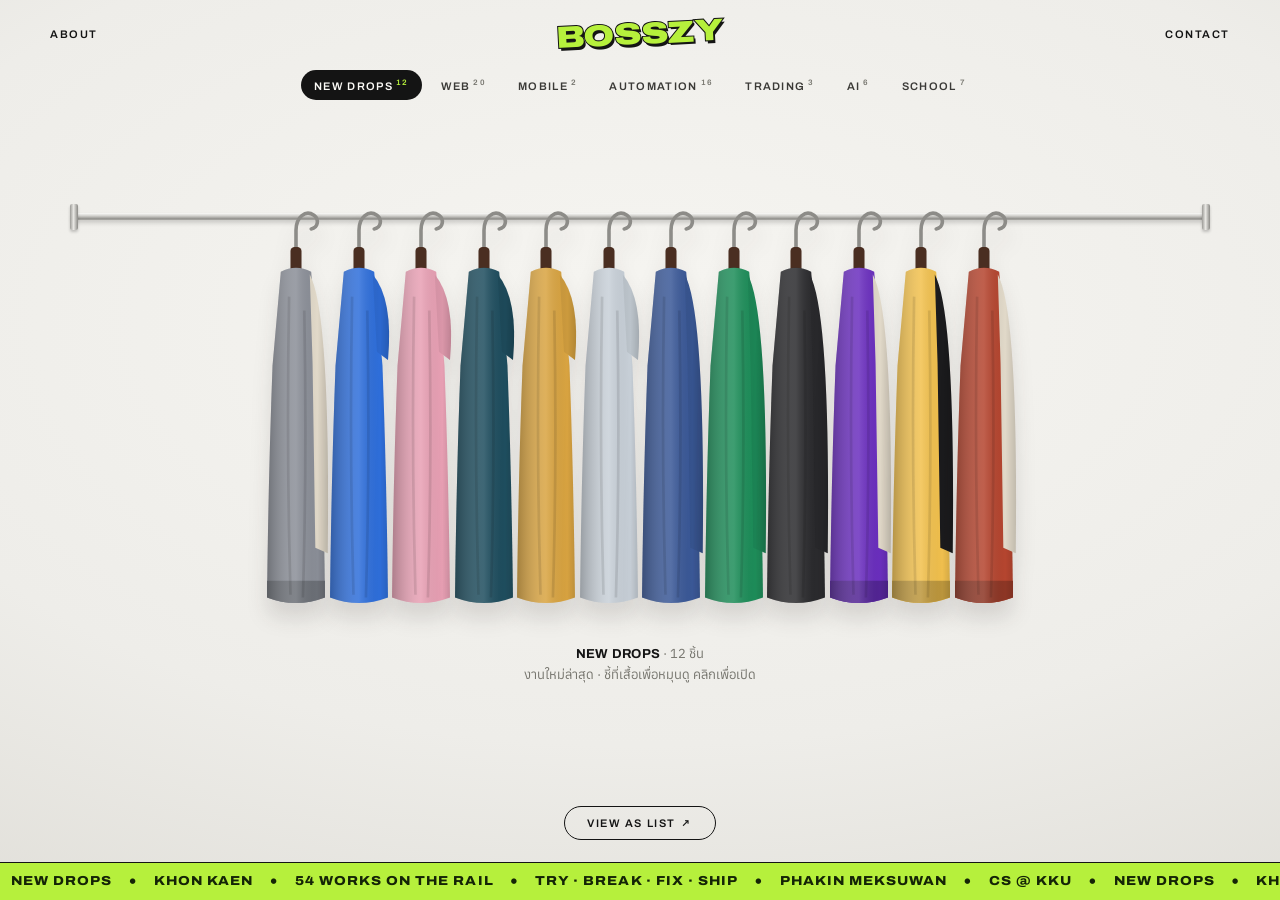
<file: index.html>
<!doctype html>
<html lang="th">
<head>
  <meta charset="utf-8">
  <meta name="viewport" content="width=device-width, initial-scale=1">
  <title>Phakin Meksuwan (BossZY) | ภาคิน เมฆสุวรรณ มข — Portfolio</title>
  <meta name="description" content="พอร์ตโฟลิโอของ Phakin Meksuwan (BossZY) นักศึกษาวิทยาการคอมพิวเตอร์ มหาวิทยาลัยขอนแก่น รวมผลงาน Web, Automation, Trading Bot, Mobile และ AI จัดแขวนเป็นราวเสื้อ หนึ่งตัวต่อหนึ่งงาน">
  <meta name="keywords" content="Phakin Meksuwan, ภาคิน เมฆสุวรรณ, BossZY, portfolio, developer, KKU, automation, trading bot, web development">
  <meta name="author" content="Phakin Meksuwan (BossZY)">
  <meta name="theme-color" content="#eeede9">
  <link rel="canonical" href="https://bosszy-portfolio.vercel.app">
  <link rel="icon" href="favicon.svg" type="image/svg+xml">
  <meta property="og:type" content="website">
  <meta property="og:url" content="https://bosszy-portfolio.vercel.app">
  <meta property="og:title" content="Phakin Meksuwan (BossZY) | ภาคิน เมฆสุวรรณ มข — Portfolio">
  <meta property="og:description" content="ผลงานทั้งหมดของผม แขวนเป็นราวเสื้อ หนึ่งตัวต่อหนึ่งงาน ตั้งแต่เว็บ ระบบอัตโนมัติ ไปจนถึงบอทเทรด">
  <meta property="og:image" content="https://bosszy-portfolio.vercel.app/public/og-preview.png">
  <meta name="twitter:card" content="summary_large_image">
  <meta name="twitter:title" content="Phakin Meksuwan (BossZY) — Portfolio">
  <meta name="twitter:description" content="CS @ KKU · Web · Automation · Trading Systems">
  <meta name="twitter:image" content="https://bosszy-portfolio.vercel.app/public/og-preview.png">
  <script type="application/ld+json">
  {
    "@context": "https://schema.org",
    "@type": "Person",
    "name": "Phakin Meksuwan",
    "alternateName": "BossZY",
    "url": "https://bosszy-portfolio.vercel.app",
    "email": "bossboss27.b3@gmail.com",
    "jobTitle": "Computer Science Student and Developer",
    "affiliation": { "@type": "CollegeOrUniversity", "name": "Khon Kaen University" },
    "sameAs": ["https://github.com/BossZY27"],
    "knowsAbout": ["Web Development", "Automation", "MetaTrader 5", "Artificial Intelligence", "Mobile Development"]
  }
  </script>
  <link rel="preconnect" href="https://fonts.googleapis.com">
  <link rel="preconnect" href="https://fonts.gstatic.com" crossorigin>
  <link rel="stylesheet" href="https://fonts.googleapis.com/css2?family=Anuphan:wght@300..700&family=Archivo:wdth,wght@62..125,400..900&display=swap">
  <link rel="stylesheet" href="css/tokens.css">
  <link rel="stylesheet" href="css/base.css">
  <link rel="stylesheet" href="css/rack.css">
  <link rel="stylesheet" href="css/detail.css">
  <link rel="stylesheet" href="css/panels.css">
  <script type="module" src="js/main.js"></script>
</head>
<body>
  <!-- Shared paint for every garment: light from above, cylinder shading, fabric grain. -->
  <svg class="svg-defs" aria-hidden="true" focusable="false">
    <defs>
      <linearGradient id="g-shade-v" x1="0" y1="0" x2="0" y2="1">
        <stop offset="0" stop-color="#fff" stop-opacity=".22"/>
        <stop offset=".32" stop-color="#fff" stop-opacity="0"/>
        <stop offset=".78" stop-color="#000" stop-opacity="0"/>
        <stop offset="1" stop-color="#000" stop-opacity=".24"/>
      </linearGradient>
      <linearGradient id="g-shade-h" x1="0" y1="0" x2="1" y2="0">
        <stop offset=".05" stop-color="#000" stop-opacity=".18"/>
        <stop offset=".28" stop-color="#000" stop-opacity="0"/>
        <stop offset=".55" stop-color="#fff" stop-opacity=".06"/>
        <stop offset=".74" stop-color="#000" stop-opacity="0"/>
        <stop offset=".96" stop-color="#000" stop-opacity=".2"/>
      </linearGradient>
      <linearGradient id="g-side" x1="0" y1="0" x2="1" y2="0">
        <stop offset=".12" stop-color="#000" stop-opacity=".38"/>
        <stop offset=".5" stop-color="#fff" stop-opacity=".14"/>
        <stop offset=".72" stop-color="#000" stop-opacity="0"/>
        <stop offset=".96" stop-color="#000" stop-opacity=".3"/>
      </linearGradient>
      <filter id="f-grain" x="0" y="0" width="100%" height="100%">
        <feTurbulence type="fractalNoise" baseFrequency=".85" numOctaves="2" stitchTiles="stitch"/>
        <feColorMatrix type="matrix" values="0 0 0 0 0  0 0 0 0 0  0 0 0 0 0  0 0 0 .3 0"/>
      </filter>
    </defs>
  </svg>

  <button type="button" class="skip-link" data-open="list">ข้ามไปดูรายการงานทั้งหมด</button>

  <header class="site-header">
    <button type="button" class="nav-link" data-open="about">About</button>
    <a class="wordmark" href="#/new" aria-label="BossZY หน้าแรก">BOSSZY</a>
    <button type="button" class="nav-link" data-open="contact">Contact</button>
  </header>

  <main class="stage">
    <h1 class="sr-only">ผลงานของภาคิน เมฆสุวรรณ (BossZY)</h1>
    <div class="rack-tabs" role="tablist" aria-label="เลือกราวตามหมวดงาน"></div>
    <section class="rack" id="rack-panel" role="tabpanel">
      <div class="rack-rail" aria-hidden="true"></div>
      <ul class="rack-track"></ul>
      <p class="rack-caption" aria-live="polite"></p>
    </section>
    <div class="rack-actions">
      <button type="button" class="pill" data-open="list">View as list <span aria-hidden="true">↗</span></button>
    </div>
  </main>

  <footer class="marquee" aria-hidden="true"><div class="marquee-track"></div></footer>

  <dialog class="detail" id="detail" aria-labelledby="detail-title">
    <div class="detail-veil" aria-hidden="true"></div>
    <p class="detail-count"></p>
    <button type="button" class="detail-close" data-close>Close <span aria-hidden="true">×</span></button>
    <button type="button" class="detail-arrow is-prev" data-step="-1" aria-label="งานก่อนหน้า">
      <svg viewBox="0 0 20 20" aria-hidden="true"><path d="M12.5 4 6.5 10l6 6" fill="none" stroke="currentColor" stroke-width="1.8" stroke-linecap="round" stroke-linejoin="round"/></svg>
    </button>
    <button type="button" class="detail-arrow is-next" data-step="1" aria-label="งานถัดไป">
      <svg viewBox="0 0 20 20" aria-hidden="true"><path d="m7.5 4 6 6-6 6" fill="none" stroke="currentColor" stroke-width="1.8" stroke-linecap="round" stroke-linejoin="round"/></svg>
    </button>
    <div class="detail-body">
      <figure class="detail-figure">
        <div class="detail-hang">
          <div class="detail-garment" role="img" data-face="front"></div>
          <ul class="detail-tags" aria-label="เทคที่ใช้ แตะเพื่อดูว่าใช้ทำอะไร"></ul>
        </div>
        <figcaption class="detail-caption">
          <h2 class="detail-title" id="detail-title"></h2>
          <div class="face-toggle" role="group" aria-label="ด้านของเสื้อ" data-face="front">
            <button type="button" data-face="front" aria-pressed="true">Front</button>
            <button type="button" data-face="back" aria-pressed="false">Back</button>
          </div>
        </figcaption>
      </figure>
      <article class="care-label" aria-live="polite"></article>
    </div>
  </dialog>

  <dialog class="panel is-left" data-panel="about" aria-labelledby="about-title">
    <div class="panel-inner">
      <button type="button" class="panel-close" data-close>Close <span aria-hidden="true">×</span></button>
      <p class="panel-kicker">About</p>
      <h2 class="panel-title" id="about-title">ภาคิน เมฆสุวรรณ</h2>
      <p class="panel-sub">Phakin Meksuwan · BossZY</p>
      <p>เรียนวิทยาการคอมพิวเตอร์ ปี 2 ที่มหาวิทยาลัยขอนแก่น ชอบทำของที่เอาไปใช้ได้จริง ทั้งเว็บแบบ full-stack ระบบอัตโนมัติบนเดสก์ท็อปและเบราว์เซอร์ บอทเทรดบน MetaTrader 5 และงานที่ต่อ API ของโมเดลภาษา ช่วงหลังรับงานลูกค้าเพิ่ม ทั้งระบบหลังบ้าน เว็บ WordPress และงาน SEO</p>
      <p>เว็บนี้จัดงาน <strong data-count="all">0</strong> ชิ้นเป็นราวเสื้อ หนึ่งราวคือหนึ่งหมวด หนึ่งตัวคือหนึ่งงาน ด้านหน้าพิมพ์ชื่องาน ด้านหลังพิมพ์ tech stack ส่วนป้ายที่ห้อยข้างเสื้อบอกว่าแต่ละเทคทำหน้าที่อะไร ราว NEW DROPS รวมงานใหม่ <strong data-count="new">0</strong> ชิ้นไว้ให้ดูก่อน</p>
      <p class="panel-fine">งานที่เป็นต้นแบบหรือใช้ข้อมูลจำลองจะเขียนกำกับไว้บนป้าย ส่วนงานลูกค้าจะไม่มีลิงก์จนกว่าลูกค้าจะอนุญาต</p>
      <dl class="tool-list">
        <div><dt>ภาษา</dt><dd>Python, JavaScript, TypeScript, Kotlin, Dart, Java, C</dd></div>
        <div><dt>Frontend</dt><dd>React, Next.js, Vue, Tailwind CSS, HTML, CSS</dd></div>
        <div><dt>Backend</dt><dd>Node.js, Express.js, FastAPI, Flask, Spring Boot</dd></div>
        <div><dt>มือถือ</dt><dd>Flutter, Android (Kotlin)</dd></div>
        <div><dt>ข้อมูลและบริการ</dt><dd>PostgreSQL, SQLite, Supabase, Prisma, Drizzle ORM, Vercel, Cloudflare Workers</dd></div>
        <div><dt>ระบบอัตโนมัติ</dt><dd>Puppeteer, Playwright, Chrome Extension (Manifest V3), Google Apps Script, uiautomator2, pyautogui</dd></div>
        <div><dt>เว็บลูกค้า</dt><dd>WordPress, PHP, Elementor, Yoast SEO, Google Analytics 4</dd></div>
        <div><dt>AI</dt><dd>Claude API, Google Gemini, Ollama, RAG, MCP</dd></div>
      </dl>
    </div>
  </dialog>

  <dialog class="panel is-right" data-panel="contact" aria-labelledby="contact-title">
    <div class="panel-inner">
      <button type="button" class="panel-close" data-close>Close <span aria-hidden="true">×</span></button>
      <p class="panel-kicker">Contact</p>
      <h2 class="panel-title" id="contact-title">ทักมาคุยได้</h2>
      <p>อยากคุยเรื่องงาน โปรเจกต์ หรืออยากดูโค้ดเพิ่ม ส่งอีเมลหรือดูใน GitHub ได้เลย</p>
      <ul class="contact-list">
        <li><a href="mailto:bossboss27.b3@gmail.com"><span>Email</span>bossboss27.b3@gmail.com</a></li>
        <li><a href="https://github.com/BossZY27" target="_blank" rel="noopener"><span>GitHub</span>BossZY27 ↗</a></li>
      </ul>
    </div>
  </dialog>

  <dialog class="panel is-full" data-panel="list" aria-labelledby="list-title">
    <div class="panel-inner list-inner">
      <button type="button" class="panel-close" data-close>Close <span aria-hidden="true">×</span></button>
      <p class="panel-kicker">All works</p>
      <h2 class="panel-title" id="list-title">ทุกงานบนราว</h2>
      <label class="work-search">
        <span class="sr-only">ค้นหางาน</span>
        <input id="work-search" type="search" placeholder="ค้นชื่องาน เทค หรือสถานะ เช่น Supabase, ลูกค้า" autocomplete="off">
      </label>
      <p class="work-count" id="work-search-status" role="status"></p>
      <div class="work-list"></div>
    </div>
  </dialog>
</body>
</html>
</file>
<file: css/tokens.css>
/* Design tokens: a lit studio wall, black ink, one acid-lime accent. */
:root {
  --bg: #eeede9;
  --bg-edge: #dad8d1;
  --ink: #141414;
  --ink-soft: #3b3a37;
  --muted: #77766f;
  --line: #d2d0c9;
  --paper: #fbfaf6;
  --neon: #b6f03c;
  --neon-ink: #142406;

  --font-display: "Archivo", "Anuphan", system-ui, sans-serif;
  --font-body: "Anuphan", "Archivo", system-ui, sans-serif;

  --text-2xs: 0.625rem;
  --text-xs: 0.6875rem;
  --text-sm: 0.8125rem;
  --text-md: 0.9375rem;
  --text-lg: 1.125rem;
  --text-title: clamp(1.4rem, 1rem + 1.6vw, 2.25rem);
  --text-panel: clamp(1.9rem, 1.3rem + 2.4vw, 3rem);
  --tracking-caps: 0.14em;

  --header-h: 68px;
  --marquee-h: 38px;
  --gutter: clamp(16px, 4vw, 48px);
  --garment-h: clamp(230px, 46vh, 420px);
  --rail-y: 26px;

  --dur-fast: 160ms;
  --dur: 340ms;
  --dur-slow: 560ms;
  --ease-out: cubic-bezier(0.16, 1, 0.3, 1);
  --ease-spring: cubic-bezier(0.34, 1.56, 0.64, 1);

  --shadow-side: drop-shadow(0 16px 10px rgb(30 28 22 / 0.12));
  --shadow-garment: drop-shadow(0 22px 18px rgb(30 28 22 / 0.16)) drop-shadow(0 4px 4px rgb(30 28 22 / 0.1));
}

@media (max-width: 640px) {
  :root {
    --header-h: 60px;
    --marquee-h: 34px;
    --garment-h: clamp(220px, 42vh, 340px);
  }
}
</file>
<file: css/base.css>
*,
*::before,
*::after {
  box-sizing: border-box;
}

html {
  -webkit-text-size-adjust: 100%;
}

html.has-detail {
  overflow: hidden;
}

body {
  margin: 0;
  min-height: 100dvh;
  overflow-x: hidden;
  background-color: var(--bg);
  background-image: radial-gradient(120% 90% at 50% 36%, #f6f5f1 0%, var(--bg) 52%, var(--bg-edge) 100%);
  background-attachment: fixed;
  color: var(--ink);
  font-family: var(--font-body);
  font-size: var(--text-md);
  line-height: 1.6;
}

button {
  font: inherit;
  color: inherit;
  background: none;
  border: 0;
  padding: 0;
  cursor: pointer;
}

a {
  color: inherit;
}

:focus-visible {
  outline: 2px dashed var(--ink);
  outline-offset: 4px;
}

.svg-defs {
  position: absolute;
  width: 0;
  height: 0;
  overflow: hidden;
}

.sr-only {
  position: absolute;
  width: 1px;
  height: 1px;
  margin: -1px;
  overflow: hidden;
  clip: rect(0 0 0 0);
  white-space: nowrap;
}

.skip-link {
  position: fixed;
  top: -60px;
  left: 12px;
  z-index: 50;
  padding: 10px 16px;
  background: var(--ink);
  color: var(--paper);
  font-size: var(--text-sm);
  border-radius: 999px;
}

.skip-link:focus-visible {
  top: 12px;
}

/* Header: ABOUT · wordmark · CONTACT */
.site-header {
  position: fixed;
  inset: 0 0 auto;
  z-index: 10;
  height: var(--header-h);
  display: grid;
  grid-template-columns: 1fr auto 1fr;
  align-items: center;
  padding: 0 var(--gutter);
}

.nav-link {
  position: relative;
  justify-self: start;
  padding: 10px 2px;
  font: 600 var(--text-xs) / 1 var(--font-display);
  letter-spacing: var(--tracking-caps);
  text-transform: uppercase;
}

.nav-link:last-child {
  justify-self: end;
}

.nav-link::after {
  content: "";
  position: absolute;
  left: 0;
  right: 0;
  bottom: 4px;
  height: 1.5px;
  background: currentColor;
  transform: scaleX(0);
  transform-origin: left;
  transition: transform var(--dur) var(--ease-out);
}

.nav-link:hover::after,
.nav-link:focus-visible::after {
  transform: scaleX(1);
}

.wordmark {
  display: inline-block;
  font-family: var(--font-display);
  font-weight: 900;
  font-stretch: 125%;
  font-size: clamp(1.35rem, 1rem + 1.2vw, 1.9rem);
  letter-spacing: -0.01em;
  line-height: 1;
  color: var(--neon);
  text-decoration: none;
  -webkit-text-stroke: 2px var(--ink);
  paint-order: stroke fill;
  text-shadow: 2px 3px 0 var(--ink);
  transform: rotate(-3deg);
  transition: transform var(--dur) var(--ease-spring);
}

.wordmark:hover {
  transform: rotate(2deg) scale(1.06);
}

.pill {
  display: inline-flex;
  align-items: center;
  gap: 0.5em;
  padding: 11px 22px 10px;
  border: 1.5px solid var(--ink);
  border-radius: 999px;
  font: 600 var(--text-xs) / 1 var(--font-display);
  letter-spacing: var(--tracking-caps);
  text-transform: uppercase;
  transition: background-color var(--dur-fast), color var(--dur-fast), transform var(--dur-fast);
}

.pill:hover {
  background: var(--ink);
  color: var(--paper);
}

.pill:active {
  transform: scale(0.97);
}

/* Marquee strip along the bottom edge */
.marquee {
  position: fixed;
  inset: auto 0 0;
  z-index: 20;
  height: var(--marquee-h);
  display: flex;
  align-items: center;
  overflow: hidden;
  background: var(--neon);
  color: var(--neon-ink);
  border-top: 1.5px solid var(--ink);
}

.marquee-track {
  display: flex;
  flex: none;
  align-items: center;
  white-space: nowrap;
  font: 800 var(--text-sm) / 1 var(--font-display);
  font-stretch: 112%;
  letter-spacing: 0.08em;
  animation: marquee 38s linear infinite;
}

.marquee-track span {
  padding: 0 0.85em;
}

.marquee-track .dot {
  font-size: 0.55em;
}

@keyframes marquee {
  to {
    transform: translateX(-50%);
  }
}

@media (prefers-reduced-motion: reduce) {
  *,
  *::before,
  *::after {
    animation-duration: 0.01ms !important;
    animation-iteration-count: 1 !important;
    transition-duration: 0.01ms !important;
  }

  .marquee-track {
    animation: none;
  }
}
</file>
<file: css/rack.css>
/* The rack scene: tabs, rail, garments and the caption under the one facing front. */
.stage {
  min-height: 100dvh;
  display: grid;
  grid-template-rows: auto 1fr auto;
  align-items: center;
  gap: 8px;
  padding: calc(var(--header-h) + 2px) 0 calc(var(--marquee-h) + 22px);
}

.rack-tabs {
  display: flex;
  flex-wrap: wrap;
  justify-content: center;
  gap: 4px 6px;
  padding: 0 var(--gutter);
}

.rack-tab {
  flex: none;
  padding: 9px 13px 8px;
  border-radius: 999px;
  color: var(--ink-soft);
  font: 600 var(--text-xs) / 1 var(--font-display);
  letter-spacing: 0.12em;
  transition: background-color var(--dur-fast), color var(--dur-fast);
}

.rack-tab sup {
  margin-left: 3px;
  font-size: 0.72em;
  color: var(--muted);
}

.rack-tab:hover {
  background: rgb(0 0 0 / 0.06);
}

.rack-tab[aria-selected="true"] {
  background: var(--ink);
  color: var(--paper);
}

.rack-tab[aria-selected="true"] sup {
  color: var(--neon);
}

.rack {
  position: relative;
  width: min(100% - 2 * var(--gutter), 1240px);
  height: calc(var(--rail-y) + var(--garment-h) + 92px);
  margin: 0 auto;
}

.rack-rail {
  position: absolute;
  top: var(--rail-y);
  left: 2%;
  right: 2%;
  height: 7px;
  border-radius: 4px;
  background: linear-gradient(180deg, #fbfbf9 0%, #d3d2ce 40%, #8e8d89 85%, #b4b3af 100%);
  box-shadow: 0 3px 4px rgb(0 0 0 / 0.16);
}

.rack-rail::before,
.rack-rail::after {
  content: "";
  position: absolute;
  top: -9px;
  width: 8px;
  height: 26px;
  border-radius: 2px;
  background: linear-gradient(90deg, #9c9b97, #e9e8e4 45%, #8a8985);
  box-shadow: 0 2px 3px rgb(0 0 0 / 0.2);
}

.rack-rail::before {
  left: -2px;
}

.rack-rail::after {
  right: -2px;
}

.rack-track {
  position: absolute;
  left: 0;
  right: 0;
  top: calc(var(--rail-y) - var(--garment-h) * 0.03);
  height: var(--garment-h);
  display: flex;
  justify-content: center;
  margin: 0;
  padding: 0;
  list-style: none;
}

.garment {
  position: relative;
  z-index: 1;
  flex: none;
  width: var(--slot-w, 40px);
  height: 100%;
  transform: translateX(var(--shift, 0px));
  transition: transform var(--dur) var(--ease-out);
}

.garment.is-active {
  z-index: 3;
}

.garment-btn {
  position: absolute;
  inset: 0;
  width: 100%;
  transform-origin: 50% 2%;
}

.garment-btn:focus-visible {
  outline: none;
}

.garment .garment-svg {
  position: absolute;
  top: 0;
  left: 50%;
  height: 100%;
  overflow: visible;
}

.garment .is-side {
  width: calc(var(--garment-h) * 70 / 300);
  transform: translateX(-50%);
  filter: var(--shadow-side);
  transition: opacity var(--dur-fast) linear;
}

.garment .is-front {
  width: calc(var(--garment-h) * 0.8);
  opacity: 0;
  pointer-events: none;
  filter: var(--shadow-garment);
  transform: translateX(-50%) scaleX(0.2);
  transition: transform var(--dur) var(--ease-out), opacity var(--dur-fast) linear;
}

.garment.is-active .is-side {
  opacity: 0;
}

.garment.is-active .is-front {
  opacity: 1;
  pointer-events: auto;
  transform: translateX(-50%) scaleX(1);
  animation: turn-blur var(--dur) ease-out;
}

.garment-btn:focus-visible .is-front {
  outline: 2px dashed var(--ink);
  outline-offset: 6px;
}

.garment.is-lifted .is-front {
  visibility: hidden;
}

@keyframes turn-blur {
  from {
    filter: blur(3px) drop-shadow(0 22px 18px rgb(30 28 22 / 0.16)) drop-shadow(0 4px 4px rgb(30 28 22 / 0.1));
  }

  to {
    filter: blur(0) drop-shadow(0 22px 18px rgb(30 28 22 / 0.16)) drop-shadow(0 4px 4px rgb(30 28 22 / 0.1));
  }
}

.rack-caption {
  position: absolute;
  top: calc(var(--rail-y) + var(--garment-h) + 18px);
  left: 0;
  width: max-content;
  max-width: min(320px, 86vw);
  margin: 0;
  text-align: center;
  font-size: var(--text-sm);
  line-height: 1.45;
  color: var(--muted);
  transform: translateX(calc(var(--cap-x, 50%) - 50%));
  transition: transform var(--dur) var(--ease-out);
}

.rack-caption strong {
  color: var(--ink);
  font-family: var(--font-display);
  font-weight: 700;
  letter-spacing: 0.02em;
}

.rack-caption span {
  display: block;
  margin-top: 2px;
}

.rack-caption .cap-can {
  margin-top: 4px;
  color: var(--ink-soft);
  font-size: var(--text-xs);
}

.rack-actions {
  display: flex;
  justify-content: center;
}

/* Touch screens and narrow windows: the rail scrolls and the middle piece faces front. */
.rack.is-carousel .rack-track {
  justify-content: flex-start;
  height: calc(var(--garment-h) + 36px);
  padding: 0 calc(50% - var(--slot-w, 54px) / 2) 36px;
  overflow-x: auto;
  overflow-y: hidden;
  scroll-snap-type: x mandatory;
  scrollbar-width: none;
  overscroll-behavior-x: contain;
}

.rack.is-carousel .rack-track::-webkit-scrollbar {
  display: none;
}

.rack.is-carousel .garment {
  height: var(--garment-h);
  scroll-snap-align: center;
}

.rack.is-carousel .rack-caption {
  left: 50%;
  transform: translateX(-50%);
}

@media (max-width: 640px) {
  .rack-tabs {
    flex-wrap: nowrap;
    justify-content: flex-start;
    overflow-x: auto;
    scrollbar-width: none;
  }

  .rack {
    width: 100%;
  }

  .rack-rail {
    left: -4px;
    right: -4px;
  }
}
</file>
<file: css/detail.css>
/* Detail view: the garment off the rail, hang tags, FRONT/BACK and the care label. */
.detail {
  position: fixed;
  inset: 0 0 auto 0;
  width: 100%;
  height: calc(100dvh - var(--marquee-h));
  max-width: none;
  max-height: none;
  margin: 0;
  padding: 0;
  border: 0;
  overflow: hidden auto;
  background: transparent;
  color: var(--ink);
}

.detail::backdrop {
  background: transparent;
}

.detail-veil {
  position: fixed;
  inset: 0 0 var(--marquee-h) 0;
  background: color-mix(in srgb, var(--bg) 66%, transparent);
  backdrop-filter: blur(12px) saturate(0.85);
  -webkit-backdrop-filter: blur(12px) saturate(0.85);
}

.detail-count,
.detail-close {
  position: fixed;
  top: 22px;
  z-index: 3;
  margin: 0;
  font: 600 var(--text-xs) / 1 var(--font-display);
  letter-spacing: var(--tracking-caps);
  text-transform: uppercase;
}

.detail-count {
  left: var(--gutter);
  padding: 10px 0;
  color: var(--muted);
}

.detail-close {
  right: var(--gutter);
  display: flex;
  align-items: center;
  gap: 8px;
  padding: 10px 4px;
}

.detail-close span {
  font-size: 1.5em;
  line-height: 0.6;
  transition: transform var(--dur) var(--ease-spring);
}

.detail-close:hover span {
  transform: rotate(90deg);
}

.detail-arrow {
  position: fixed;
  top: 50%;
  z-index: 3;
  display: grid;
  place-items: center;
  width: 48px;
  height: 48px;
  margin-top: -24px;
  border: 1.5px solid var(--ink);
  border-radius: 50%;
  background: color-mix(in srgb, var(--paper) 45%, transparent);
  transition: background-color var(--dur-fast), color var(--dur-fast), transform var(--dur-fast) var(--ease-spring);
}

.detail-arrow svg {
  width: 18px;
  height: 18px;
}

.detail-arrow.is-prev {
  left: var(--gutter);
}

.detail-arrow.is-next {
  right: var(--gutter);
}

.detail-arrow:hover {
  background: var(--ink);
  color: var(--paper);
}

.detail-arrow.is-prev:hover {
  transform: translateX(-3px);
}

.detail-arrow.is-next:hover {
  transform: translateX(3px);
}

.detail-body {
  position: relative;
  z-index: 2;
  display: grid;
  grid-template-columns: minmax(0, 1fr) minmax(300px, 380px);
  align-items: center;
  gap: clamp(24px, 4vw, 72px);
  max-width: 1400px;
  min-height: 100%;
  margin: 0 auto;
  padding: 78px calc(var(--gutter) + 72px) 36px;
}

.detail-figure {
  display: grid;
  justify-items: center;
  gap: 18px;
  margin: 0;
}

.detail-hang {
  --detail-h: clamp(300px, 56vh, 580px);
  position: relative;
  display: flex;
  align-items: flex-start;
}

.detail-garment {
  position: relative;
  height: var(--detail-h);
  aspect-ratio: 240 / 300;
  filter: var(--shadow-garment);
  touch-action: pan-y;
}

.detail-garment .face {
  position: absolute;
  inset: 0;
}

.detail-garment .garment-svg {
  display: block;
  width: 100%;
  height: 100%;
}

.detail-garment[data-face="front"] .face.is-back,
.detail-garment[data-face="back"] .face.is-front {
  visibility: hidden;
}

.detail-garment[data-wiping] .face {
  visibility: visible;
}

.detail-garment[data-face="front"] .face.is-front,
.detail-garment[data-face="back"] .face.is-back {
  z-index: 2;
}

/* Hang tags: one per tech, on strings of different lengths */
.detail-tags {
  display: flex;
  gap: 6px;
  margin: 0 0 0 -4px;
  padding: calc(var(--detail-h, 440px) * 0.12) 0 0;
  list-style: none;
}

.detail-tags li {
  position: relative;
  margin-top: var(--drop, 0px);
}

.detail-tags li::before {
  content: "";
  position: absolute;
  bottom: 100%;
  left: 50%;
  width: 1px;
  height: calc(40px + var(--drop, 0px));
  background: linear-gradient(#4d4c48, #9b9a95);
}

.hang-tag {
  position: relative;
  display: block;
  min-height: 98px;
  padding: 20px 7px 12px;
  border-radius: 3px 3px 8px 8px;
  background: var(--tag-bg);
  color: var(--tag-ink);
  font: 700 var(--text-2xs) / 1.1 var(--font-display);
  letter-spacing: 0.1em;
  text-transform: uppercase;
  writing-mode: vertical-rl;
  box-shadow: 0 6px 10px -4px rgb(0 0 0 / 0.3), inset 0 0 0 1px rgb(0 0 0 / 0.08);
  transform-origin: 50% -36px;
  transition: transform var(--dur) var(--ease-spring), box-shadow var(--dur-fast);
}

.hang-tag::before {
  content: "";
  position: absolute;
  top: 7px;
  left: 50%;
  width: 6px;
  height: 6px;
  margin-left: -3px;
  border-radius: 50%;
  background: var(--bg);
  box-shadow: inset 0 1px 1px rgb(0 0 0 / 0.45);
}

.hang-tag:hover {
  transform: rotate(-5deg) translateY(-2px);
}

.hang-tag[aria-pressed="true"] {
  transform: translateY(8px);
  box-shadow: 0 0 0 2px var(--ink), 0 12px 16px -6px rgb(0 0 0 / 0.35);
}

.detail-caption {
  display: grid;
  justify-items: center;
  gap: 14px;
  text-align: center;
}

.detail-title {
  max-width: 22ch;
  margin: 0;
  font: 900 var(--text-title) / 1.08 var(--font-display);
  font-stretch: 88%;
  letter-spacing: -0.005em;
  text-transform: uppercase;
  text-wrap: balance;
  word-break: keep-all;
}

.face-toggle {
  position: relative;
  display: inline-grid;
  grid-template-columns: 1fr 1fr;
  padding: 3px;
  border: 1.5px solid var(--ink);
  border-radius: 999px;
}

.face-toggle::before {
  content: "";
  position: absolute;
  top: 3px;
  bottom: 3px;
  left: 3px;
  width: calc(50% - 3px);
  border-radius: 999px;
  background: var(--ink);
  transition: transform var(--dur) var(--ease-out);
}

.face-toggle[data-face="back"]::before {
  transform: translateX(100%);
}

.face-toggle button {
  position: relative;
  z-index: 1;
  padding: 8px 20px;
  font: 700 var(--text-2xs) / 1 var(--font-display);
  letter-spacing: var(--tracking-caps);
  text-transform: uppercase;
  transition: color var(--dur);
}

.face-toggle button[aria-pressed="true"] {
  color: var(--paper);
}

/* Care label: the written part of the work */
.care-label {
  position: relative;
  max-height: calc(100dvh - var(--marquee-h) - 130px);
  overflow-y: auto;
  padding: 26px 24px 20px;
  border-radius: 2px;
  background: var(--paper);
  color: var(--ink-soft);
  font-size: var(--text-sm);
  line-height: 1.72;
  outline: 1px dashed rgb(0 0 0 / 0.2);
  outline-offset: -9px;
  box-shadow: 0 24px 40px -28px rgb(20 18 12 / 0.45), 0 1px 0 rgb(0 0 0 / 0.05);
  scrollbar-width: thin;
}

.label-head {
  display: flex;
  justify-content: space-between;
  padding-bottom: 12px;
  border-bottom: 1px solid var(--line);
  color: var(--muted);
  font: 600 var(--text-2xs) / 1 var(--font-display);
  letter-spacing: var(--tracking-caps);
}

.label-status {
  display: inline-block;
  margin: 14px 0 0;
  padding: 3px 10px;
  border-radius: 999px;
  background: var(--neon);
  color: var(--neon-ink);
  font-size: var(--text-xs);
  font-weight: 600;
}

.label-lede {
  margin: 10px 0 6px;
  color: var(--ink);
  font: 600 var(--text-lg) / 1.45 var(--font-body);
}

.label-body {
  margin: 0;
}

.label-h {
  margin: 18px 0 6px;
  color: var(--ink);
  font: 700 var(--text-xs) / 1.2 var(--font-body);
  letter-spacing: 0.02em;
}

.label-list {
  display: grid;
  gap: 6px;
  margin: 0;
  padding: 0;
  list-style: none;
  color: var(--ink);
  font-size: var(--text-md);
  line-height: 1.5;
}

.label-list li {
  position: relative;
  padding-left: 26px;
}

.label-list li::before {
  content: "✓";
  position: absolute;
  top: 0.2em;
  left: 0;
  display: grid;
  place-items: center;
  width: 17px;
  height: 17px;
  border-radius: 50%;
  background: var(--neon);
  color: var(--neon-ink);
  font: 800 10px / 1 var(--font-display);
}

.label-used {
  margin: 0;
  padding: 10px 12px;
  border-left: 3px solid var(--ink);
  background: color-mix(in srgb, var(--neon) 24%, var(--paper));
}

.label-used strong {
  display: block;
  color: var(--ink);
  font-family: var(--font-display);
}

.label-used.is-empty {
  border-left-color: var(--line);
  background: transparent;
  color: var(--muted);
}

.label-fine {
  margin: 12px 0 0;
  color: var(--muted);
  font-size: var(--text-xs);
}

.label-foot {
  display: grid;
  gap: 6px;
  margin-top: 16px;
  padding-top: 12px;
  border-top: 1px solid var(--line);
}

.label-foot .label-fine {
  margin: 0;
}

.label-link {
  justify-self: start;
  font: 600 var(--text-xs) / 1.3 var(--font-display);
  letter-spacing: 0.08em;
  text-transform: uppercase;
  text-decoration: underline;
  text-underline-offset: 4px;
}

.label-link:hover {
  text-decoration-thickness: 2px;
}

.label-care {
  margin: 8px 0 0;
  color: var(--muted);
  font: 600 var(--text-2xs) / 1 var(--font-display);
  letter-spacing: 0.12em;
}

@media (max-width: 900px) {
  .detail-body {
    grid-template-columns: 1fr;
    align-items: start;
    padding: 70px var(--gutter) 32px;
  }

  .detail-hang {
    --detail-h: min(44vh, 420px);
    flex-direction: column;
    align-items: center;
  }

  .detail-tags {
    flex-wrap: wrap;
    justify-content: center;
    gap: 8px;
    margin: 0;
    padding: 14px 0 0;
  }

  .detail-tags li {
    margin-top: 0;
  }

  .detail-tags li::before {
    display: none;
  }

  .hang-tag {
    min-height: 0;
    padding: 7px 10px 7px 20px;
    border-radius: 3px 8px 8px 3px;
    writing-mode: horizontal-tb;
    transform-origin: 0 50%;
  }

  .hang-tag::before {
    top: 50%;
    left: 8px;
    margin: -3px 0 0;
  }

  .detail-arrow {
    position: absolute;
    top: calc(70px + min(44vh, 420px) / 2);
    width: 40px;
    height: 40px;
    margin-top: -20px;
  }

  .care-label {
    max-height: none;
  }
}
</file>
<file: css/panels.css>
/* About / Contact drawers and the full list of works. */
.panel {
  position: fixed;
  top: 0;
  bottom: 0;
  width: min(440px, 100vw);
  height: 100dvh;
  max-width: none;
  max-height: none;
  margin: 0;
  padding: 0;
  border: 0;
  overflow-y: auto;
  background: var(--paper);
  color: var(--ink);
  transition: transform var(--dur-slow) var(--ease-out), opacity var(--dur) ease;
}

.panel::backdrop {
  background: rgb(20 20 18 / 0.28);
}

.panel.is-left {
  left: 0;
  right: auto;
  transform: translateX(-102%);
}

.panel.is-right {
  left: auto;
  right: 0;
  transform: translateX(102%);
}

.panel.is-full {
  inset: 0;
  width: 100%;
  background: var(--bg);
  opacity: 0;
  transform: translateY(28px);
}

.panel.is-open {
  opacity: 1;
  transform: none;
}

.panel-inner {
  position: relative;
  padding: 26px clamp(20px, 4vw, 36px) 56px;
}

.panel-close {
  position: absolute;
  top: 22px;
  right: clamp(20px, 4vw, 36px);
  display: flex;
  align-items: center;
  gap: 8px;
  padding: 10px 4px;
  font: 600 var(--text-xs) / 1 var(--font-display);
  letter-spacing: var(--tracking-caps);
  text-transform: uppercase;
}

.panel-close span {
  font-size: 1.5em;
  line-height: 0.6;
}

.panel-kicker {
  margin: 8px 0 26px;
  color: var(--muted);
  font: 600 var(--text-xs) / 1 var(--font-display);
  letter-spacing: var(--tracking-caps);
  text-transform: uppercase;
}

.panel-title {
  margin: 0;
  font: 700 var(--text-panel) / 1.1 var(--font-body);
  letter-spacing: -0.01em;
}

.panel-sub {
  margin: 6px 0 20px;
  font: 800 var(--text-sm) / 1 var(--font-display);
  font-stretch: 115%;
  letter-spacing: 0.06em;
  text-transform: uppercase;
}

.panel-inner > p {
  color: var(--ink-soft);
}

.panel-fine {
  font-size: var(--text-sm);
  color: var(--muted);
}

.tool-list {
  display: grid;
  gap: 0;
  margin: 26px 0 0;
  border-top: 1px solid var(--line);
}

.tool-list div {
  display: grid;
  grid-template-columns: 112px 1fr;
  gap: 12px;
  padding: 10px 0;
  border-bottom: 1px solid var(--line);
  font-size: var(--text-sm);
}

.tool-list dt {
  font-weight: 600;
}

.tool-list dd {
  margin: 0;
  color: var(--ink-soft);
}

.contact-list {
  margin: 26px 0 0;
  padding: 0;
  list-style: none;
  border-top: 1px solid var(--line);
}

.contact-list a {
  display: grid;
  gap: 2px;
  padding: 16px 0;
  border-bottom: 1px solid var(--line);
  font-weight: 600;
  text-decoration: none;
  overflow-wrap: anywhere;
  transition: padding var(--dur) var(--ease-out), background-color var(--dur-fast);
}

.contact-list a:hover {
  padding-left: 10px;
  background: color-mix(in srgb, var(--neon) 30%, transparent);
}

.contact-list span {
  color: var(--muted);
  font: 600 var(--text-2xs) / 1.4 var(--font-display);
  letter-spacing: var(--tracking-caps);
  text-transform: uppercase;
}

/* Full list */
.list-inner {
  max-width: 1100px;
  margin: 0 auto;
  padding-bottom: calc(var(--marquee-h) + 48px);
}

.work-search input {
  width: 100%;
  margin-top: 22px;
  padding: 14px 18px;
  border: 1.5px solid var(--ink);
  border-radius: 999px;
  background: var(--paper);
  color: var(--ink);
  font: inherit;
}

.work-search input:focus-visible {
  outline: 2px solid var(--neon);
  outline-offset: 2px;
}

.work-count {
  margin: 10px 4px 0;
  color: var(--muted);
  font-size: var(--text-sm);
}

.work-group {
  margin-top: 34px;
}

.work-group h3 {
  margin: 0 0 6px;
  font-size: var(--text-sm);
  font-weight: 500;
  color: var(--muted);
}

.work-group h3 span {
  margin-right: 8px;
  color: var(--ink);
  font: 800 var(--text-sm) / 1 var(--font-display);
  letter-spacing: 0.1em;
}

.work-group ul {
  margin: 0;
  padding: 0;
  list-style: none;
  border-top: 1.5px solid var(--ink);
}

.work-row {
  display: grid;
  grid-template-columns: 74px minmax(0, 1.6fr) minmax(0, 0.9fr) minmax(0, 1.1fr);
  gap: 16px;
  align-items: baseline;
  width: 100%;
  padding: 14px 6px;
  border-bottom: 1px solid var(--line);
  text-align: left;
  transition: background-color var(--dur-fast), padding var(--dur) var(--ease-out);
}

.work-row:hover,
.work-row:focus-visible {
  padding-left: 14px;
  background: color-mix(in srgb, var(--neon) 26%, transparent);
}

.work-no {
  color: var(--muted);
  font: 600 var(--text-2xs) / 1 var(--font-display);
  letter-spacing: 0.1em;
}

.work-main strong {
  display: block;
  font-size: var(--text-md);
}

.work-main span,
.work-status,
.work-tech {
  color: var(--ink-soft);
  font-size: var(--text-sm);
}

.work-tech {
  color: var(--muted);
}

.work-main .work-can {
  display: block;
  margin-top: 4px;
  color: var(--ink);
  font-size: var(--text-xs);
}

@media (max-width: 760px) {
  .work-row {
    grid-template-columns: 1fr;
    gap: 2px;
  }

  .work-no {
    margin-bottom: 4px;
  }
}
</file>
